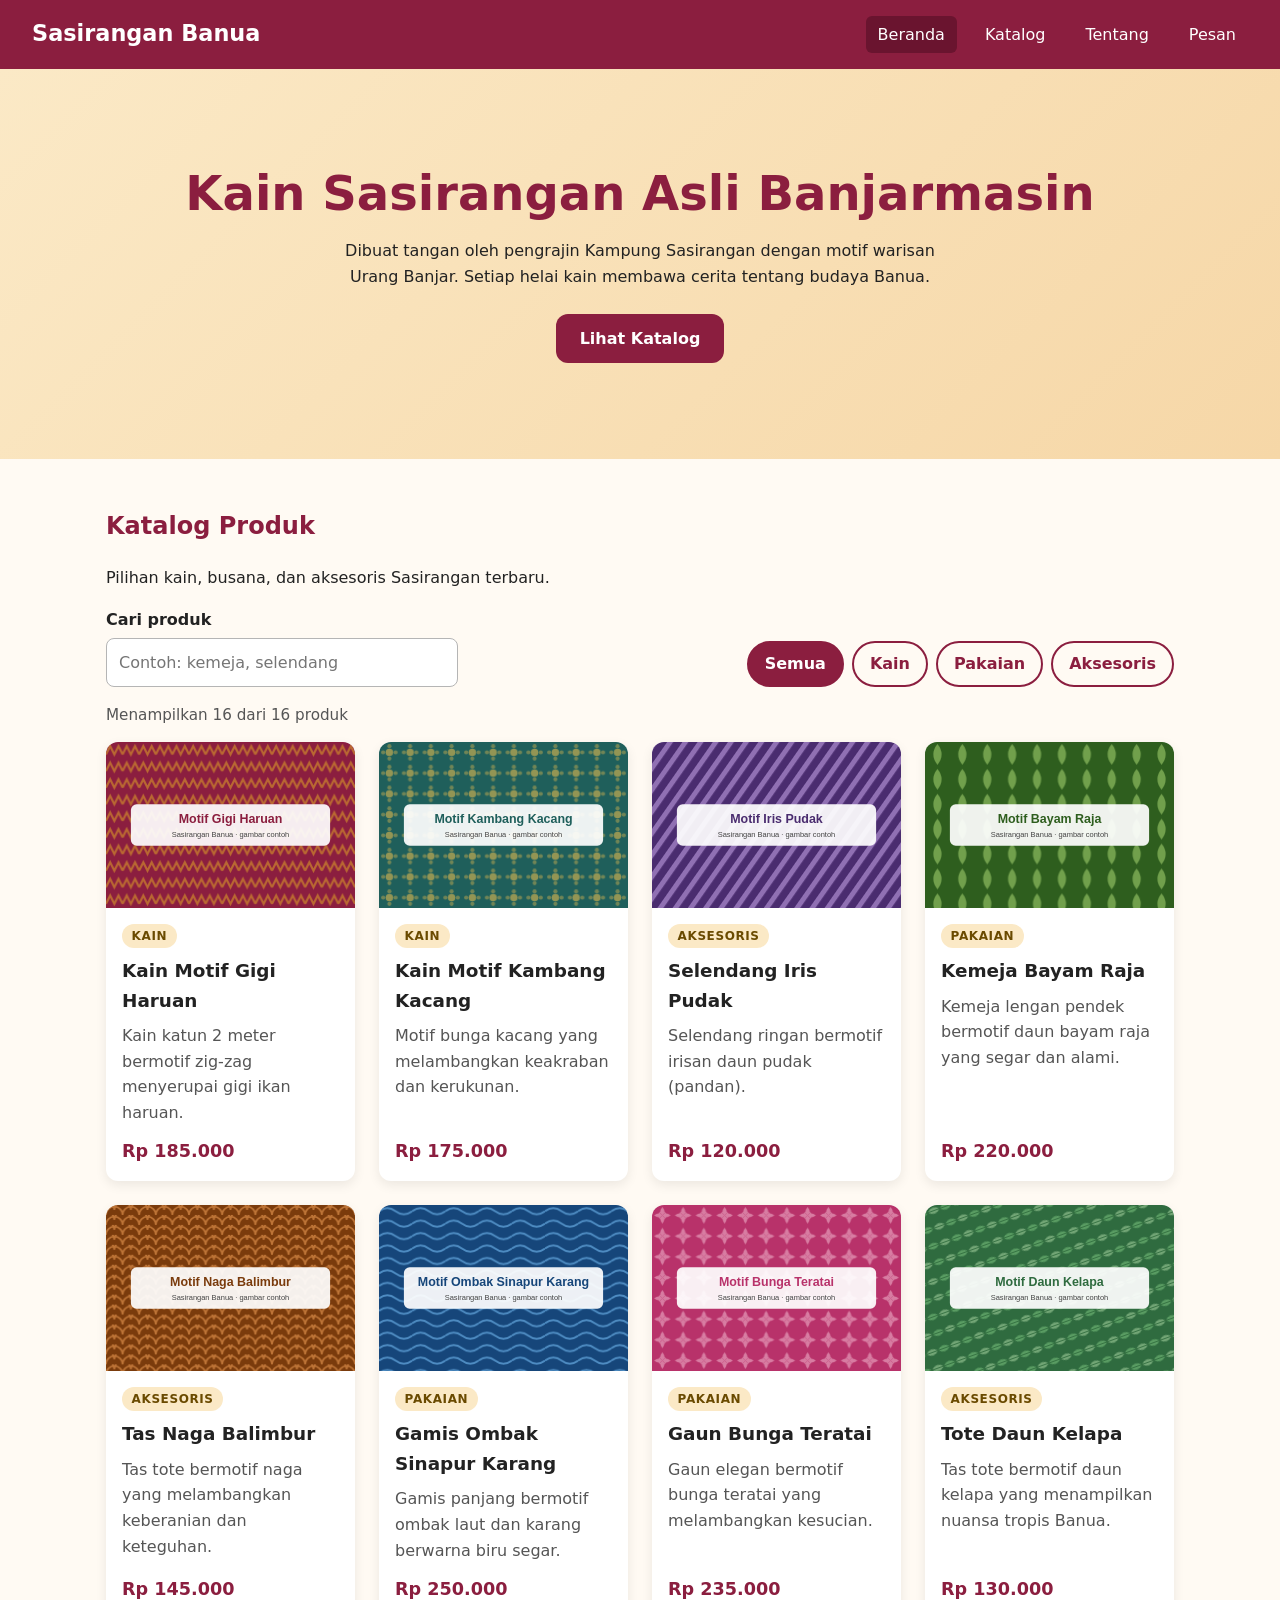
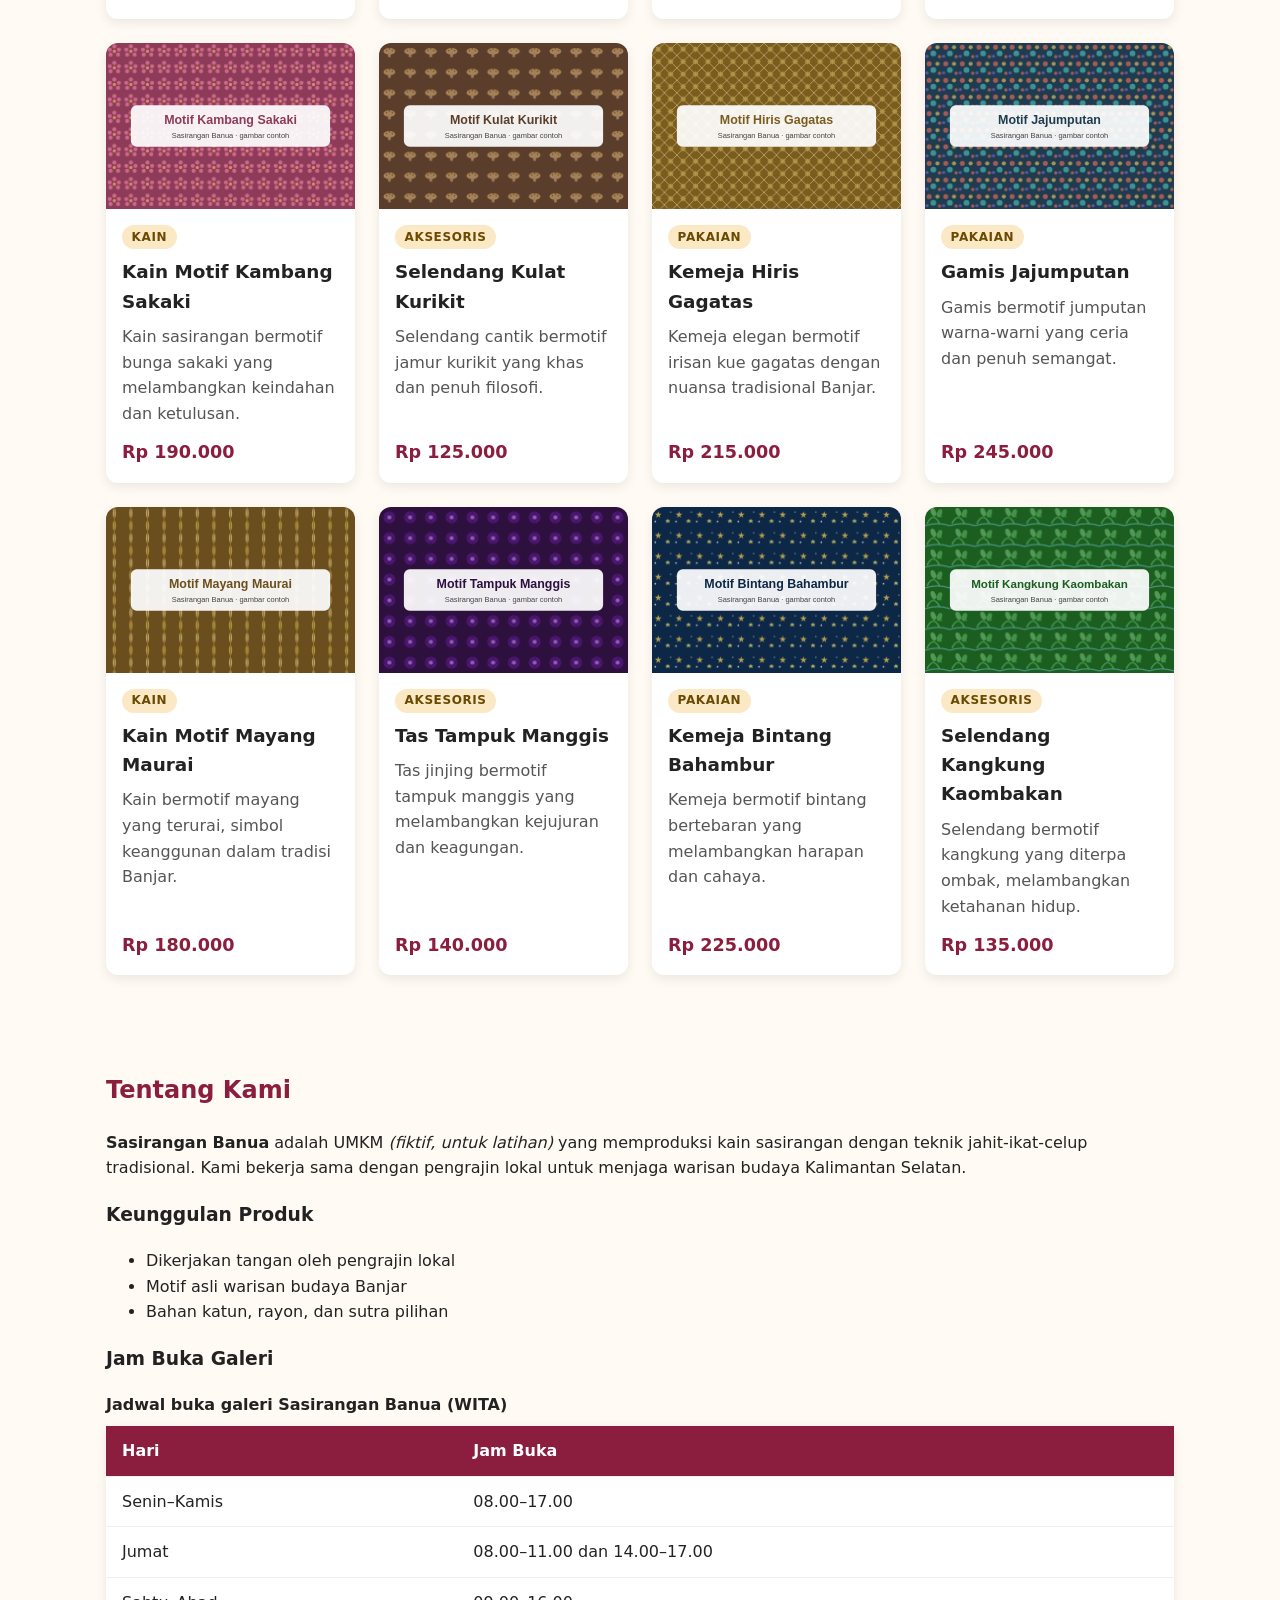
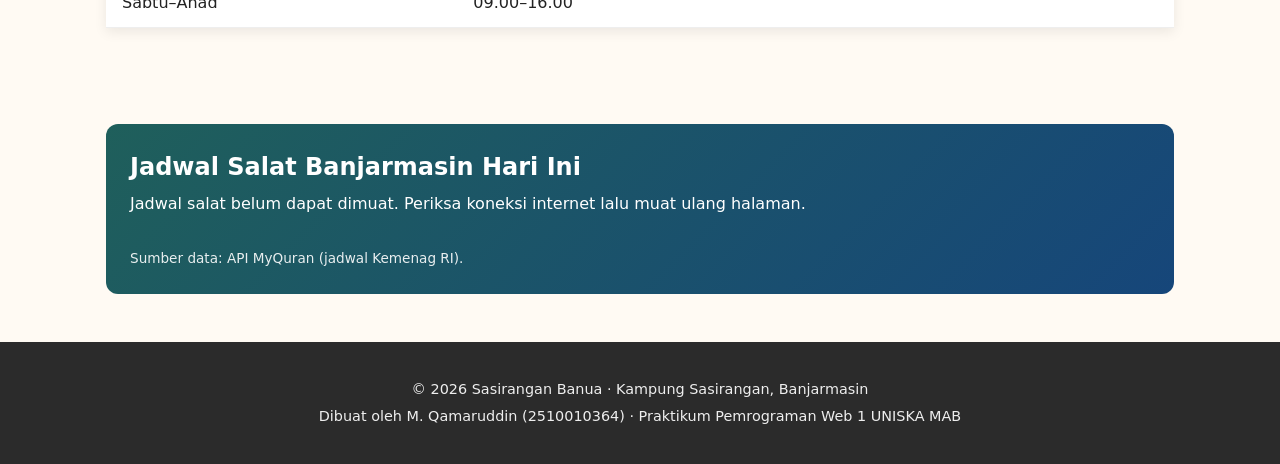
<file: index.html>
<!DOCTYPE html>
<html lang="id">

<head>
  <link rel="stylesheet" href="css/style.css">
  <link rel="shortcut icon" href="img/favicon.svg" type="image/x-icon">
  <script src="js/jadwal-salat.js" defer></script>

  <meta charset="UTF-8">
  <meta name="viewport" content="width=device-width, initial-scale=1.0">
  <meta name="description" content="Katalog kain dan busana Sasirangan khas Banjarmasin karya pengrajin lokal.">
  <title>Sasirangan Banua | Kain Khas Banjar</title>
</head>

<body>
  <!-- ========== HEADER & NAVIGASI ========== -->
  <header class="header-situs">
    <p class="logo"><a href="index.html">Sasirangan Banua</a></p>
    <nav aria-label="Navigasi utama">
      <ul class="menu">
        <li><a href="index.html" aria-current="page">Beranda</a></li>
        <li><a href="#katalog">Katalog</a></li>
        <li><a href="#tentang">Tentang</a></li>
        <li><a href="kontak.html">Pesan</a></li>
      </ul>
    </nav>
  </header>

  <main>
    <!-- ========== HERO ========== -->
    <section class="hero" id="beranda">
      <h1>Kain Sasirangan Asli Banjarmasin</h1>
      <p>Dibuat tangan oleh pengrajin Kampung Sasirangan dengan motif warisan Urang Banjar.
        Setiap helai kain membawa cerita tentang budaya Banua.</p>
      <a class="tombol" href="#katalog">Lihat Katalog</a>
    </section>

    <!-- ========== KATALOG ========== -->
    <section class="bagian" id="katalog">
      <h2>Katalog Produk</h2>
      <p>Pilihan kain, busana, dan aksesoris Sasirangan terbaru.</p>

      <div class="kontrol-katalog">
        <div class="kolom">
          <label for="cari">Cari produk</label>
          <input type="search" id="cari" placeholder="Contoh: kemeja, selendang">
        </div>
        <div class="filter" role="group" aria-label="Filter kategori">
          <button type="button" class="tombol-filter aktif" data-kategori="semua" aria-pressed="true">Semua</button>
          <button type="button" class="tombol-filter" data-kategori="kain" aria-pressed="false">Kain</button>
          <button type="button" class="tombol-filter" data-kategori="pakaian" aria-pressed="false">Pakaian</button>
          <button type="button" class="tombol-filter" data-kategori="aksesoris" aria-pressed="false">Aksesoris</button>
        </div>
      </div>
      <p id="info-jumlah" class="info-jumlah" aria-live="polite"></p>
      <div id="daftar-katalog" class="katalog-grid"></div>
      <noscript>
        <p>Aktifkan JavaScript untuk melihat katalog produk.</p>
      </noscript>
    </section>

    <!-- ========== TENTANG ========== -->
    <section class="bagian" id="tentang">
      <h2>Tentang Kami</h2>
      <p><strong>Sasirangan Banua</strong> adalah UMKM <em>(fiktif, untuk latihan)</em> yang
        memproduksi kain sasirangan dengan teknik jahit-ikat-celup tradisional. Kami bekerja sama
        dengan pengrajin lokal untuk menjaga warisan budaya Kalimantan Selatan.</p>

      <h3>Keunggulan Produk</h3>
      <ul>
        <li>Dikerjakan tangan oleh pengrajin lokal</li>
        <li>Motif asli warisan budaya Banjar</li>
        <li>Bahan katun, rayon, dan sutra pilihan</li>
      </ul>

      <h3>Jam Buka Galeri</h3>
      <table>
        <caption>Jadwal buka galeri Sasirangan Banua (WITA)</caption>
        <thead>
          <tr>
            <th scope="col">Hari</th>
            <th scope="col">Jam Buka</th>
          </tr>
        </thead>
        <tbody>
          <tr>
            <td>Senin–Kamis</td>
            <td>08.00–17.00</td>
          </tr>
          <tr>
            <td>Jumat</td>
            <td>08.00–11.00 dan 14.00–17.00</td>
          </tr>
          <tr>
            <td>Sabtu–Ahad</td>
            <td>09.00–16.00</td>
          </tr>
        </tbody>
      </table>
    </section>

    <!-- ========== JADWAL SALAT (data dari API) ========== -->
    <section class="bagian" id="jadwal">
      <div class="jadwal-salat" id="jadwal-salat">
        <h2>Jadwal Salat Banjarmasin Hari Ini</h2>
        <p class="status" aria-live="polite">Memuat jadwal salat...</p>
        <ul class="daftar-waktu" hidden></ul>
        <p class="sumber">Sumber data: API MyQuran (jadwal Kemenag RI).</p>
      </div>
    </section>
  </main>

  <!-- ========== FOOTER ========== -->
  <footer class="footer-situs">
    <p>&copy; 2026 Sasirangan Banua &middot; Kampung Sasirangan, Banjarmasin</p>
    <p>Dibuat oleh M. Qamaruddin (2510010364) &middot; Praktikum Pemrograman Web 1 UNISKA MAB</p>
  </footer>

</body>
<script src="js/katalog.js"></script>

</html>
</file>
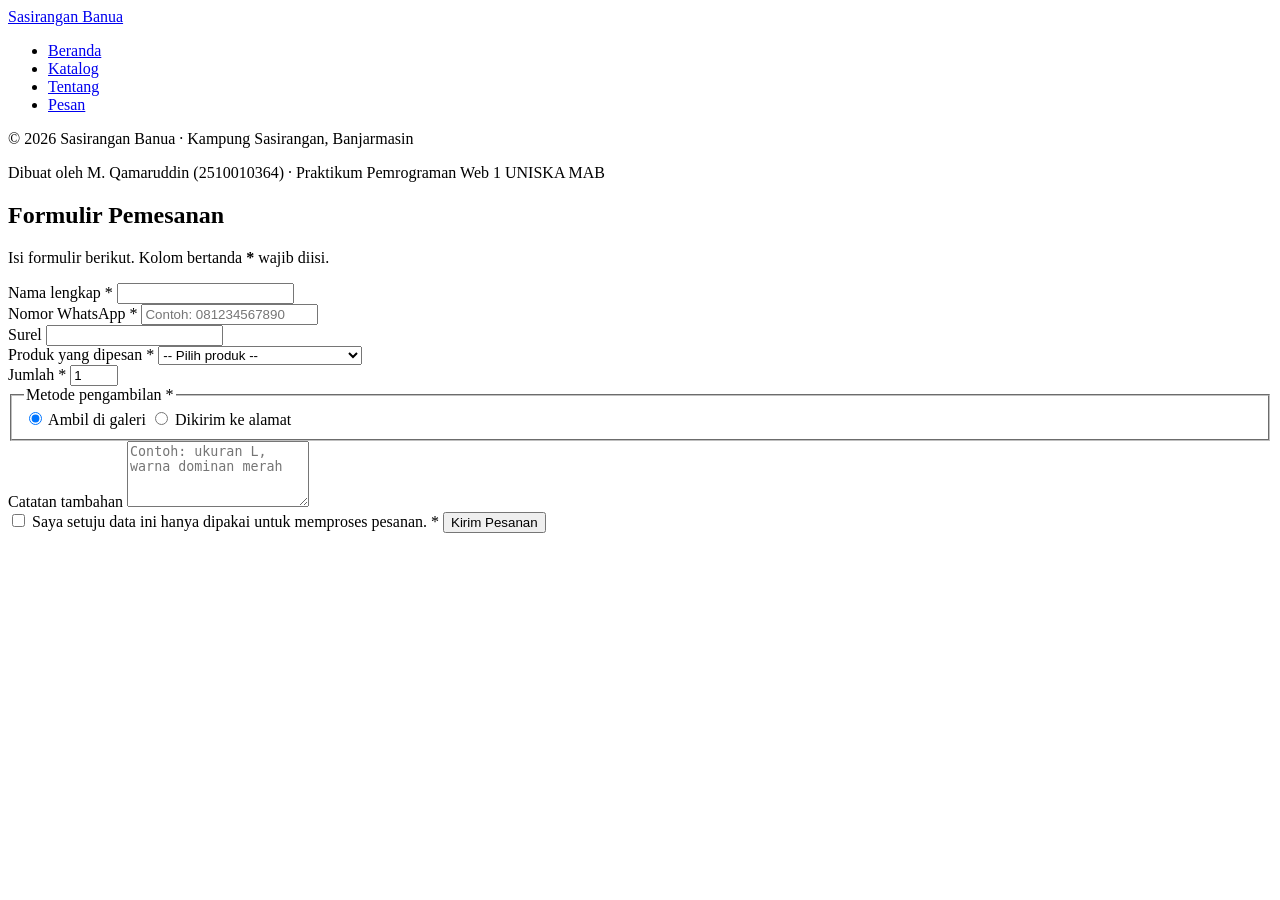
<file: konrak.html>
<head>
    <meta charset="UTF-8">
    <meta name="viewport" content="width=device-width, initial-scale=1.0">
    <meta name="description" content="Katalog kain dan busana Sasirangan khas Banjarmasin karya pengrajin lokal.">
    <title>Sasirangan Banua | Kain Khas Banjar</title>
</head>
<body>
<!-- ========== HEADER & NAVIGASI ========== --> 
<header class="header-situs"> 
  <p class="logo"><a href="index.html">Sasirangan Banua</a></p> 
  <nav aria-label="Navigasi utama"> 
    <ul class="menu"> 
      <li><a href="index.html" aria-current="page">Beranda</a></li> 
      <li><a href="#katalog">Katalog</a></li> 
      <li><a href="#tentang">Tentang</a></li> 
      <li><a href="kontak.html">Pesan</a></li> 
    </ul> 
  </nav> 
</header> 
 <!-- ========== FOOTER ========== --> 
  <footer class="footer-situs"> 
    <p>&copy; 2026 Sasirangan Banua &middot; Kampung Sasirangan, Banjarmasin</p> 
    <p>Dibuat oleh M. Qamaruddin (2510010364) &middot; Praktikum Pemrograman Web 1 UNISKA MAB</p> 
  </footer> 
</body> 
</html>
<main>
    <section class="bagian" id="pesan">
        <h1>Formulir Pemesanan</h1>
        <p>Isi formulir berikut. Kolom bertanda <strong>*</strong> wajib diisi.</p>

        <form id="form-pesan" class="form-pesan" action="#" method="get">
            <div class="kolom">
                <label for="nama">Nama lengkap *</label>
                <input type="text" id="nama" name="nama" required minlength="3" autocomplete="name">
            </div>

            <div class="kolom">
                <label for="wa">Nomor WhatsApp *</label>
                <input type="tel" id="wa" name="wa" required pattern="08[0-9]{8,11}" placeholder="Contoh: 081234567890" autocomplete="tel">
            </div>

            <div class="kolom">
                <label for="email">Surel</label>
                <input type="email" id="email" name="email" autocomplete="email">
            </div>

            <div class="kolom">
                <label for="produk">Produk yang dipesan *</label>
                <select id="produk" name="produk" required>
                    <option value="">-- Pilih produk --</option>
                    <option>Kain Motif Gigi Haruan</option>
                    <option>Kain Motif Kambang Kacang</option>
                    <option>Selendang Iris Pudak</option>
                    <option>Kemeja Bayam Raja</option>
                    <option>Tas Naga Balimbur</option>
                    <option>Gamis Ombak Sinapur Karang</option>
                </select>
            </div>

            <div class="kolom">
                <label for="jumlah">Jumlah *</label>
                <input type="number" id="jumlah" name="jumlah" min="1" max="50" value="1" required>
            </div>

            <fieldset>
                <legend>Metode pengambilan *</legend>
                <label><input type="radio" name="pengambilan" value="Ambil di galeri" checked> Ambil di galeri</label>
                <label><input type="radio" name="pengambilan" value="Dikirim ke alamat"> Dikirim ke alamat</label>
            </fieldset>

            <div class="kolom">
                <label for="catatan">Catatan tambahan</label>
                <textarea id="catatan" name="catatan" rows="4" maxlength="300" placeholder="Contoh: ukuran L, warna dominan merah"></textarea>
            </div>

            <label class="cek">
                <input type="checkbox" id="setuju" name="setuju" required>
                Saya setuju data ini hanya dipakai untuk memproses pesanan. *
            </label>

            <button type="submit" class="tombol">Kirim Pesanan</button>
        </form>
    </section>
</main>
</file>
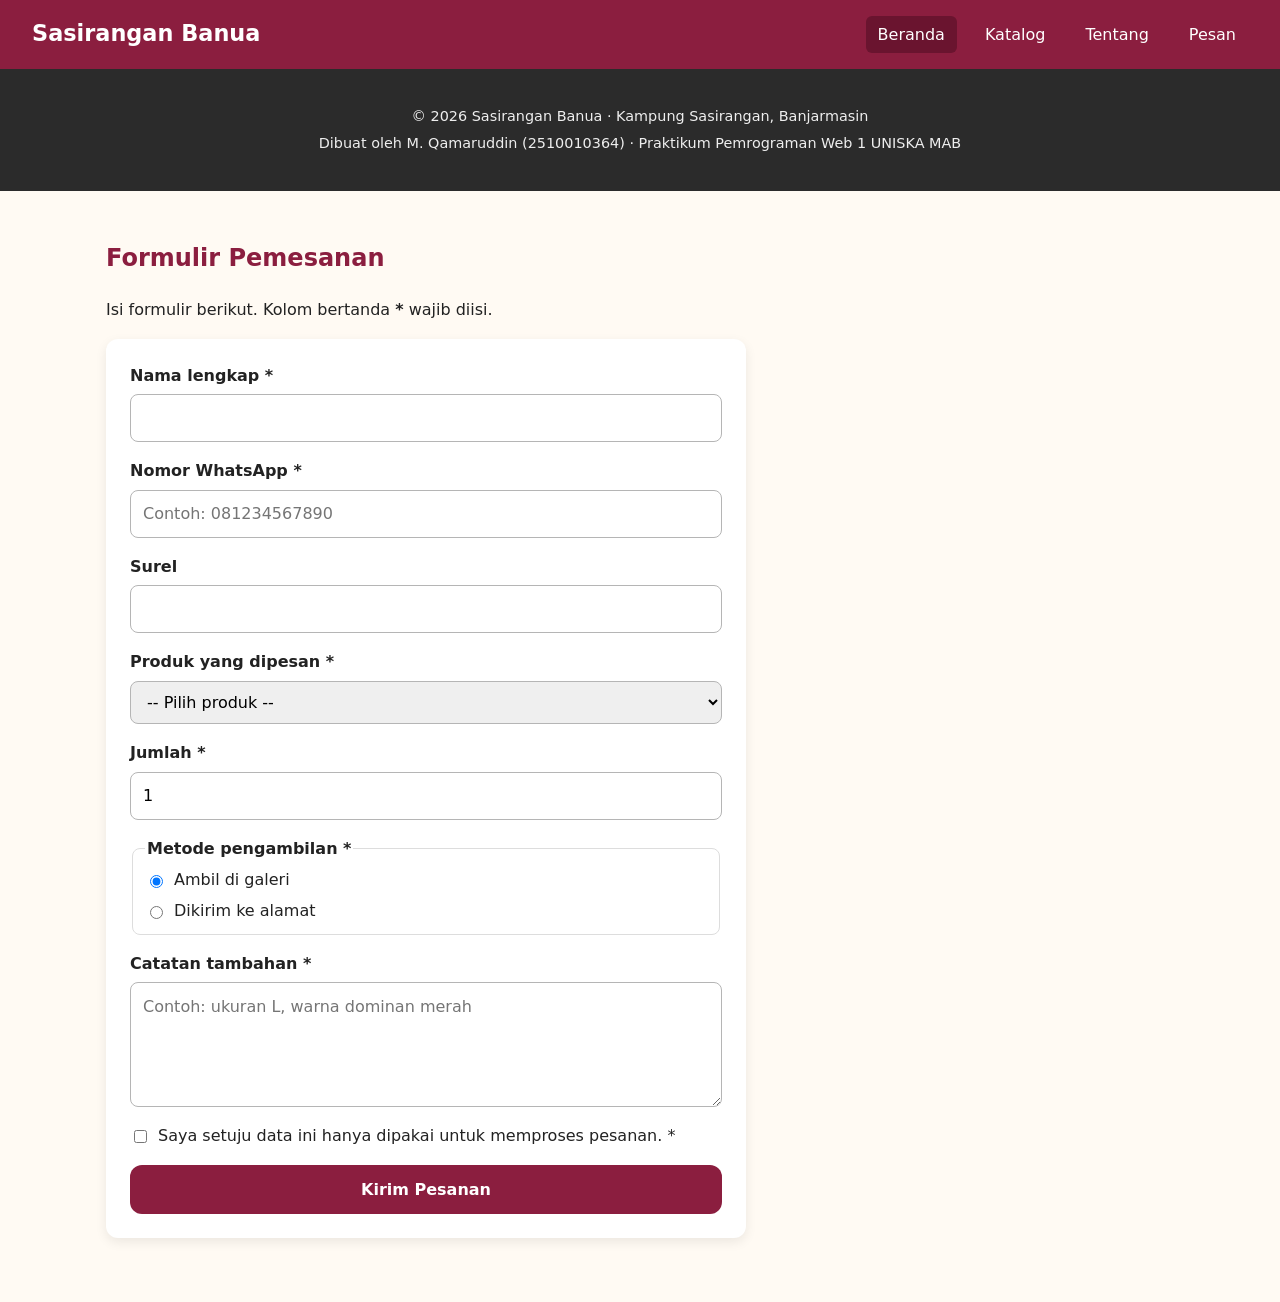
<file: kontak.html>
<head>
    <link rel="stylesheet" href="css/style.css">
    <meta charset="UTF-8">
    <meta name="viewport" content="width=device-width, initial-scale=1.0">
    <meta name="description" content="Katalog kain dan busana Sasirangan khas Banjarmasin karya pengrajin lokal.">
    <title>Sasirangan Banua | Kain Khas Banjar</title>
    <script src="js/form.js" defer></script>
</head>

<body>
    <!-- ========== HEADER & NAVIGASI ========== -->
    <header class="header-situs">
        <p class="logo"><a href="index.html">Sasirangan Banua</a></p>
        <nav aria-label="Navigasi utama">
            <ul class="menu">
                <li><a href="index.html" aria-current="page">Beranda</a></li>
                <li><a href="#katalog">Katalog</a></li>
                <li><a href="#tentang">Tentang</a></li>
                <li><a href="kontak.html">Pesan</a></li>
            </ul>
        </nav>
    </header>
    <!-- ========== FOOTER ========== -->
    <footer class="footer-situs">
        <p>&copy; 2026 Sasirangan Banua &middot; Kampung Sasirangan, Banjarmasin</p>
        <p>Dibuat oleh M. Qamaruddin (2510010364) &middot; Praktikum Pemrograman Web 1 UNISKA MAB</p>
    </footer>
</body>

</html>
<main>
    <section class="bagian" id="pesan">
        <h1>Formulir Pemesanan</h1>
        <p>Isi formulir berikut. Kolom bertanda <strong>*</strong> wajib diisi.</p>

        <form id="form-pesan" class="form-pesan" action="#" method="get" novalidate>

            <div class="kolom">
                <label for="nama">Nama lengkap *</label>
                <input type="text" id="nama" name="nama" required minlength="3" autocomplete="name"
                    aria-describedby="error-nama">
                <p class="pesan-error" id="error-nama"></p>
            </div>

            <div class="kolom">
                <label for="wa">Nomor WhatsApp *</label>
                <input type="tel" id="wa" name="wa" required pattern="08[0-9]{8,11}" placeholder="Contoh: 081234567890"
                    autocomplete="tel" aria-describedby="error-wa">
                <p class="pesan-error" id="error-wa"></p>
            </div>

            <div class="kolom">
                <label for="email">Surel</label>
                <input type="email" id="email" name="email" autocomplete="email" aria-describedby="error-email">
                <p class="pesan-error" id="error-email"></p>
            </div>

            <div class="kolom">
                <label for="produk">Produk yang dipesan *</label>
                <select id="produk" name="produk" required aria-describedby="error-produk">
                    <option value="">-- Pilih produk --</option>
                    <option>Kain Motif Gigi Haruan</option>
                    <option>Kain Motif Kambang Kacang</option>
                    <option>Selendang Iris Pudak</option>
                    <option>Kemeja Bayam Raja</option>
                    <option>Tas Naga Balimbur</option>
                    <option>Gamis Ombak Sinapur Karang</option>
                </select>
                <p class="pesan-error" id="error-produk"></p>
            </div>

            <div class="kolom">
                <label for="jumlah">Jumlah *</label>
                <input type="number" id="jumlah" name="jumlah" min="1" max="50" value="1" required aria-describedby="error-jumlah">
                <p class="pesan-error" id="error-jumlah"></p>
            </div>

            <fieldset>
                <legend>Metode pengambilan *</legend>
                <label><input type="radio" name="pengambilan" value="Ambil di galeri" checked> Ambil di galeri</label>
                <label><input type="radio" name="pengambilan" value="Dikirim ke alamat"> Dikirim ke alamat</label>
            </fieldset>

            <div class="kolom">
                <label for="catatan">Catatan tambahan *</label>
                <textarea id="catatan" name="catatan" rows="4" maxlength="300" required
                    aria-describedby="error-catatan" placeholder="Contoh: ukuran L, warna dominan merah"></textarea>
                <p class="pesan-error" id="error-catatan"></p>
            </div>

            <div class="kolom">
                <label class="cek">
                    <input type="checkbox" id="setuju" name="setuju" required aria-describedby="error-setuju">
                    Saya setuju data ini hanya dipakai untuk memproses pesanan. *
                </label>
            </div>
            <p class="pesan-error" id="error-setuju"></p>
            <button type="submit" class="tombol">Kirim Pesanan</button>
        </form>
        <!-- Muncul setelah formulir valid -->
        <div id="hasil-pesan" class="hasil-pesan" hidden>
            <h2>Ringkasan Pesanan</h2>
            <pre id="ringkasan"></pre>
            <a id="tautan-wa" class="tombol" href="#" target="_blank" rel="noopener">Lanjutkan ke
                WhatsApp</a>
        </div>
    </section>
</main>
</file>
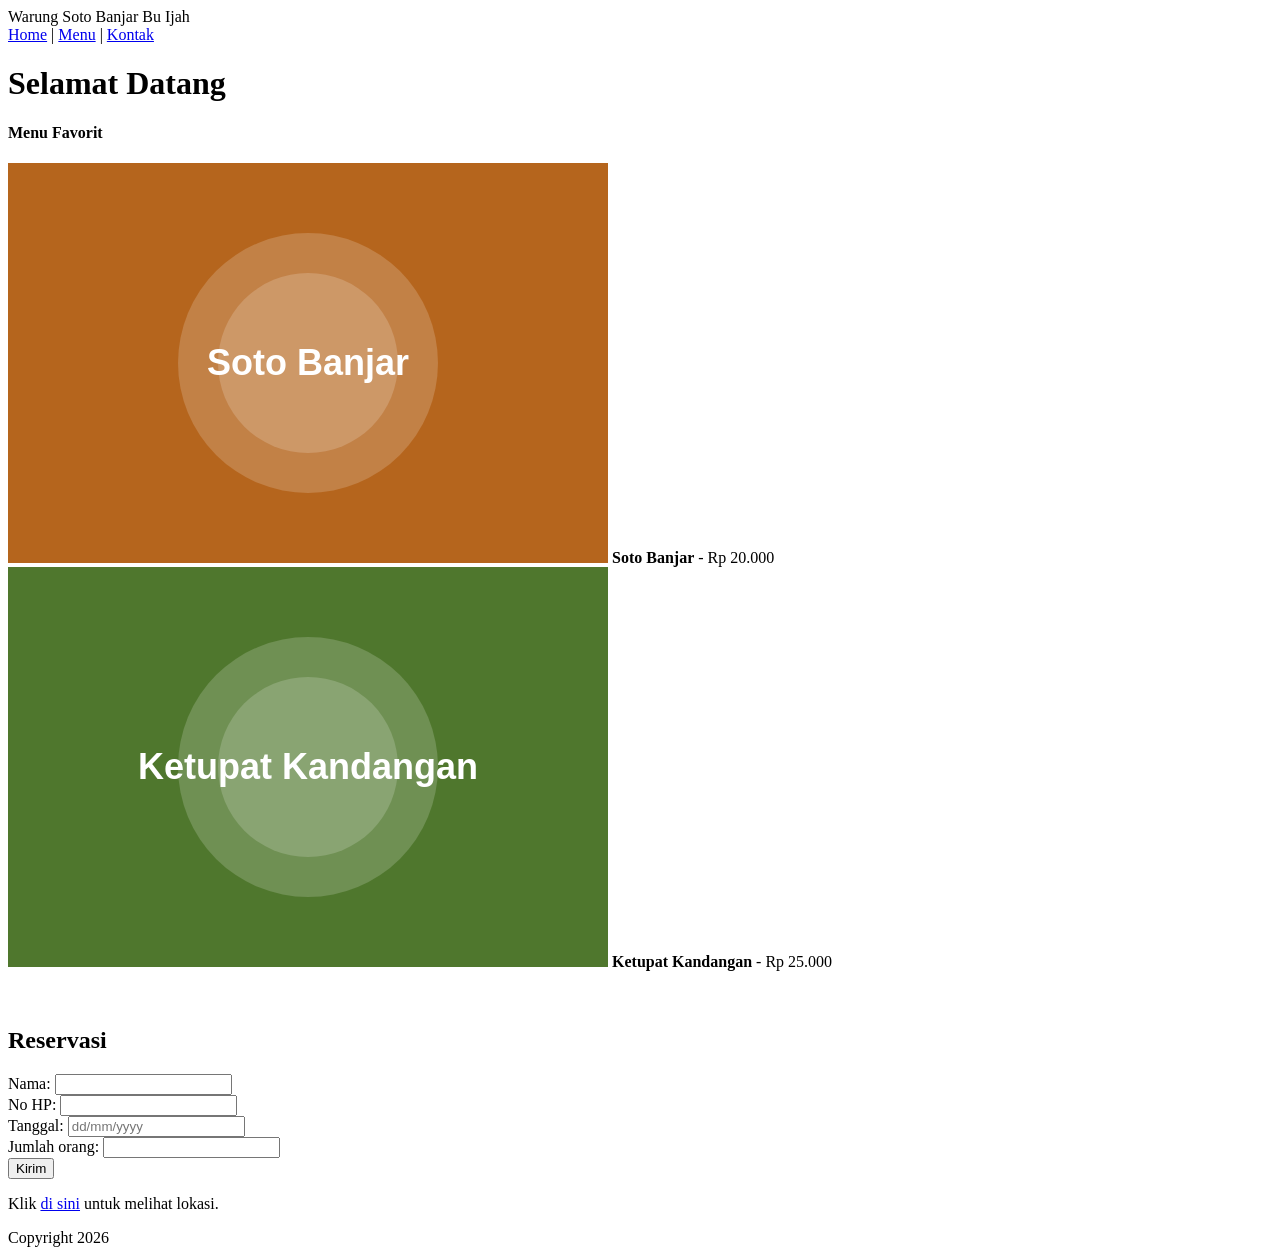
<file: bahan-mahasiswa/bedah-kode-ai/modul-1-warung-soto.html>
<html>
<head>
<title>Warung Soto</title>
</head>
<body>
<div class="header">
  <div class="judul">Warung Soto Banjar Bu Ijah</div>
  <div class="menu">
    <a href="#">Home</a> | <a href="#">Menu</a> | <a href="#">Kontak</a>
  </div>
</div>
<div class="konten">
  <h1>Selamat Datang</h1>
  <h4>Menu Favorit</h4>
  <img src="img/soto-banjar.svg">
  <b>Soto Banjar</b> - Rp 20.000<br>
  <img src="img/ketupat-kandangan.svg">
  <b>Ketupat Kandangan</b> - Rp 25.000<br>
  <br><br>
  <h2>Reservasi</h2>
  <form>
    Nama: <input type="text"><br>
    No HP: <input type="text"><br>
    Tanggal: <input type="text" placeholder="dd/mm/yyyy"><br>
    Jumlah orang: <input type="text"><br>
    <input type="submit" value="Kirim">
  </form>
  <p>Klik <a href="https://maps.google.com">di sini</a> untuk melihat lokasi.</p>
</div>
<div class="footer">Copyright 2026</div>
</body>
</html>
</file>
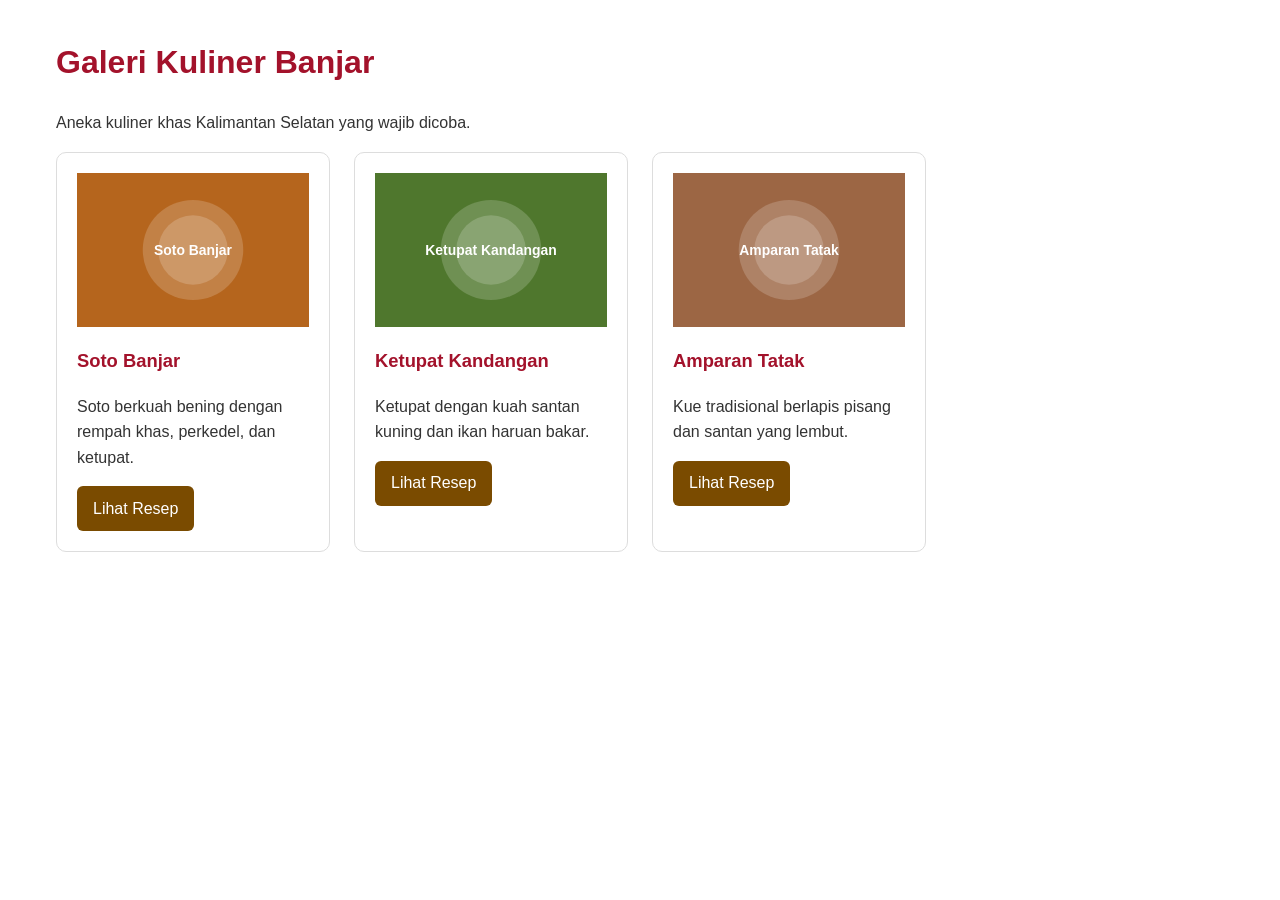
<file: bahan-mahasiswa/bedah-kode-ai/modul-2-galeri.html>
<!DOCTYPE html>
<html lang="id">
<head>
  <meta charset="UTF-8">
  <meta name="viewport" content="width=device-width, initial-scale=1.0">
  <title>Galeri Kuliner Banjar</title>
  <link rel="stylesheet" href="modul-2-galeri.css">
</head>
<body>
  <main class="container">
    <h1 id="judul-utama">Galeri Kuliner Banjar</h1>
    <p>Aneka kuliner khas Kalimantan Selatan yang wajib dicoba.</p>

    <div class="galeri">
      <article class="kartu">
        <img src="img/soto-banjar.svg" alt="Semangkuk soto banjar">
        <h3>Soto Banjar</h3>
        <p>Soto berkuah bening dengan rempah khas, perkedel, dan ketupat.</p>
        <a href="#" class="tombol">Lihat Resep</a>
      </article>

      <article class="kartu">
        <img src="img/ketupat-kandangan.svg" alt="Ketupat kandangan dengan kuah santan">
        <h3>Ketupat Kandangan</h3>
        <p>Ketupat dengan kuah santan kuning dan ikan haruan bakar.</p>
        <a href="#" class="tombol">Lihat Resep</a>
      </article>

      <article class="kartu">
        <img src="img/amparan-tatak.svg" alt="Potongan kue amparan tatak">
        <h3>Amparan Tatak</h3>
        <p>Kue tradisional berlapis pisang dan santan yang lembut.</p>
        <a href="#" class="tombol">Lihat Resep</a>
      </article>
    </div>
  </main>
</body>
</html>
</file>
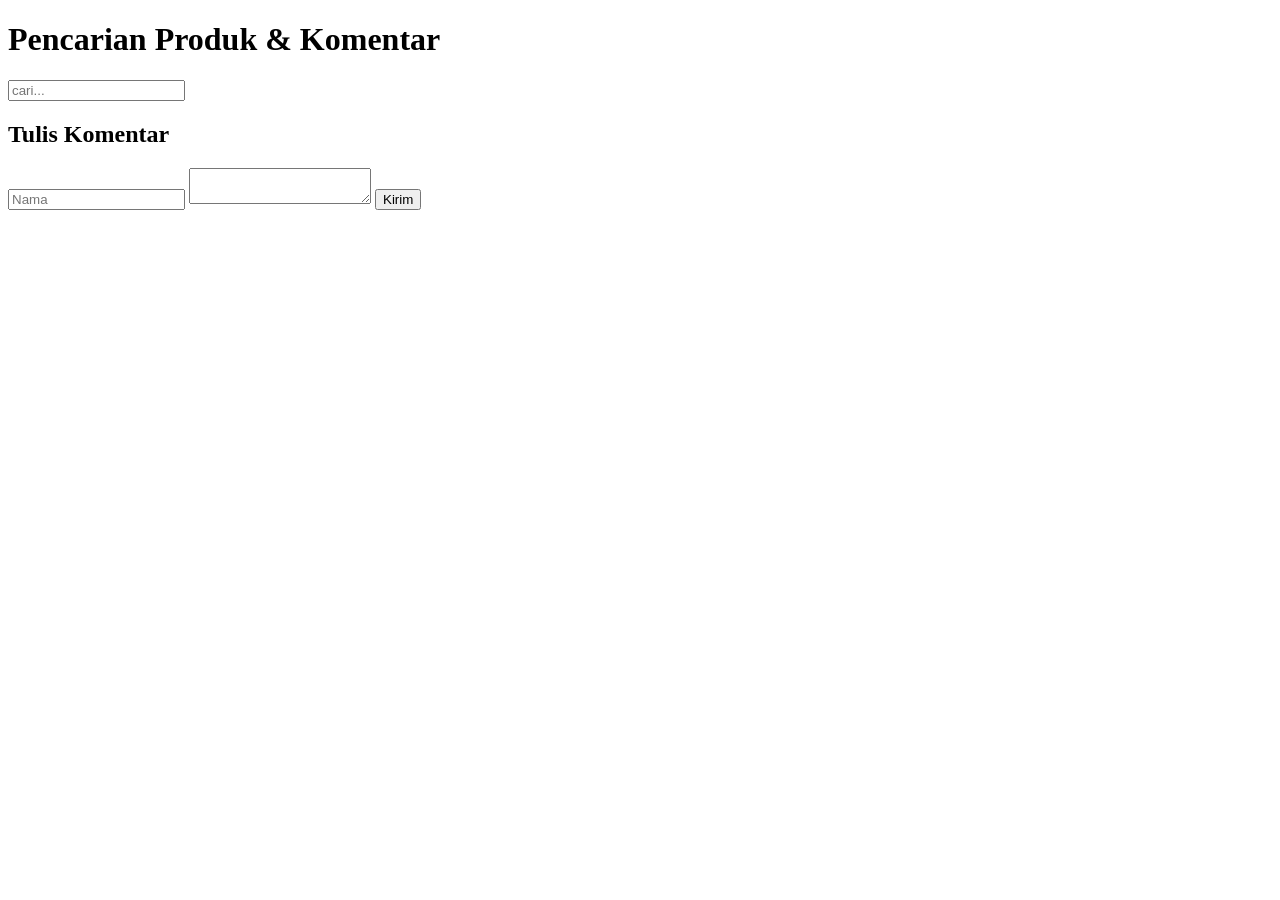
<file: bahan-mahasiswa/bedah-kode-ai/modul-3-komentar.html>
<!DOCTYPE html>
<html lang="id">
<head>
  <meta charset="UTF-8">
  <meta name="viewport" content="width=device-width, initial-scale=1.0">
  <title>Bedah Kode AI - Modul 3</title>
</head>
<body>
  <h1>Pencarian Produk &amp; Komentar</h1>

  <input id="cari" placeholder="cari...">
  <div id="hasil"></div>

  <h2>Tulis Komentar</h2>
  <input id="nama" placeholder="Nama">
  <textarea id="komentar"></textarea>
  <button onclick="kirim()">Kirim</button>
  <div id="daftar-komentar"></div>

  <script>
    var produk = ["Kain Gigi Haruan", "Selendang Iris Pudak", "Kemeja Bayam Raja"];

    document.getElementById("cari").onkeyup = function () {
      var kata = document.getElementById("cari").value;
      var hasil = "";
      for (var i = 0; i <= produk.length; i++) {
        if (produk[i].indexOf(kata) != -1) {
          hasil += "<p>" + produk[i] + "</p>";
        }
      }
      document.getElementById("hasil").innerHTML = hasil;
    };

    function kirim() {
      var nama = document.getElementById("nama").value;
      var komentar = document.getElementById("komentar").value;
      if (nama == "" || komentar == "") {
        alert("isi dulu!");
      }
      document.getElementById("daftar-komentar").innerHTML +=
        "<p><b>" + nama + "</b>: " + komentar + "</p>";
    }
  </script>
</body>
</html>
</file>
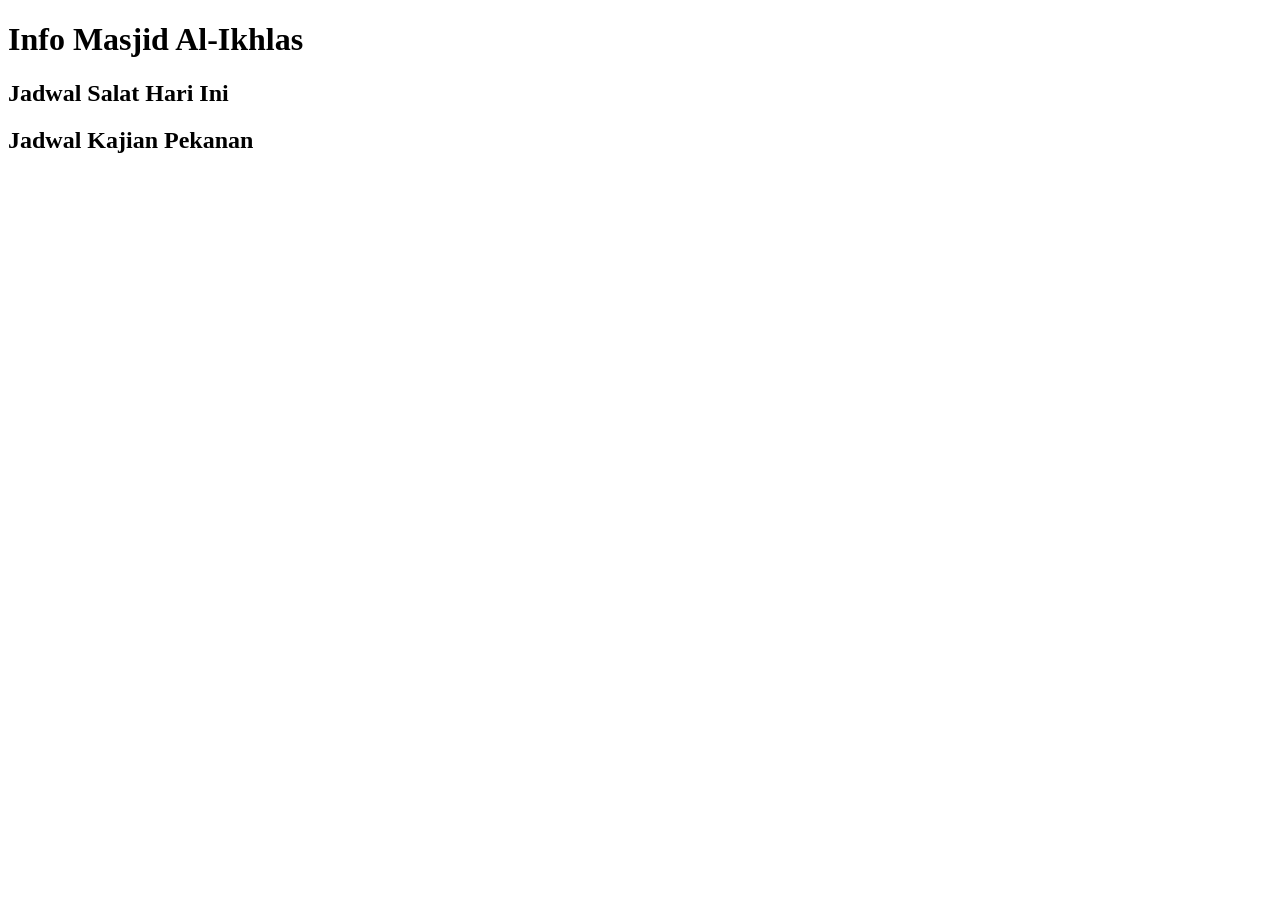
<file: bahan-mahasiswa/bedah-kode-ai/modul-4-masjid.html>
<!DOCTYPE html>
<html lang="id">
<head>
  <meta charset="UTF-8">
  <meta name="viewport" content="width=device-width, initial-scale=1.0">
  <title>Bedah Kode AI - Modul 4</title>
  <script src="modul-4-masjid.js" defer></script>
</head>
<body>
  <h1>Info Masjid Al-Ikhlas</h1>

  <h2>Jadwal Salat Hari Ini</h2>
  <div id="jadwal"></div>

  <h2>Jadwal Kajian Pekanan</h2>
  <ul id="daftar-kajian"></ul>
</body>
</html>
</file>
<file: css/style.css>
/* ========================================================= 
    Sasirangan Banua — style.css 
    Pendekatan: mobile-first (gaya dasar untuk HP, lalu 
    disesuaikan untuk layar lebar dengan media query) 
    ========================================================= */ 
  
 /* ---------- 1. Variabel (custom properties) ---------- */ 
 :root { 
   --warna-utama: #8b1e3f;        /* merah marun sasirangan */ 
   --warna-utama-gelap: #6a142f; 
   --warna-aksen: #e0a526;        /* kuning kunyit */ 
   --warna-krem: #fbe9c6; 
   --warna-teks: #222222; 
   --warna-teks-lembut: #555555; 
   --warna-latar: #fffaf3; 
   --warna-kartu: #ffffff; 
   --radius: 12px; 
   --bayangan: 0 4px 12px rgba(0, 0, 0, 0.08); 
   --lebar-maks: 1100px; 
 } 
  
 /* ---------- 2. Reset ringan & dasar ---------- */ 
 *, 
 *::before, 
 *::after { 
   box-sizing: border-box; 
 } 
  
 html { 
   scroll-behavior: smooth; 
   scroll-padding-top: 7rem;      /* agar judul tidak tertutup header sticky */ 
 } 
  
 body { 
   margin: 0; 
   font-family: "Segoe UI", system-ui, -apple-system, Roboto, Arial, sans-serif; 
   font-size: 1rem; 
   line-height: 1.6; 
   color: var(--warna-teks); 
   background-color: var(--warna-latar); 
 } 
  
 img { 
   display: block; 
   max-width: 100%; 
   height: auto; } 
  
 a { 
   color: var(--warna-utama); 
 } 
  
 /* Penanda fokus untuk pengguna keyboard — JANGAN dihapus */ 
 a:focus-visible, 
 button:focus-visible, 
 input:focus-visible, 
 select:focus-visible, 
 textarea:focus-visible { 
   outline: 3px solid var(--warna-utama-gelap); 
   outline-offset: 2px; 
 }

 /* ---------- 3. Header & navigasi (Flexbox) ---------- */ 
.header-situs { 
  position: sticky; 
  top: 0; 
  z-index: 10; 
  display: flex; 
  flex-direction: column;      /* HP: logo di atas menu */ 
  align-items: center; 
  gap: 0.5rem; 
  padding: 1rem; 
  background-color: var(--warna-utama); 
  color: #ffffff; 
} 
 
.logo { 
  margin: 0; 
  font-size: 1.4rem; 
  font-weight: 700; 
} 
 
.logo a { 
  color: inherit; 
  text-decoration: none; 
} 
 
.menu { 
  display: flex; 
  flex-wrap: wrap; 
  justify-content: center; 
  gap: 0.25rem 1rem; 
  margin: 0; 
  padding: 0; 
  list-style: none; 
} 
 
.menu a { 
  display: block; 
  padding: 0.35rem 0.75rem; 
  border-radius: 6px; 
  color: #ffffff; 
  text-decoration: none; 
} 
 
.menu a:hover, 
.menu a[aria-current="page"] { 
  background-color: var(--warna-utama-gelap); 
} 
 
.header-situs a:focus-visible { 
  outline-color: #ffffff;        /* fokus putih agar terlihat di latar header yang gelap */ 
}

/* ---------- 4. Hero ---------- */ 
.hero { 
  padding: 4rem 1rem; 
  text-align: center; 
  background: linear-gradient(135deg, var(--warna-krem), #f6d7a7); 
} 
 
.hero h1 { 
  margin: 0 0 1rem; 
  font-size: clamp(1.8rem, 5vw, 3rem); 
  line-height: 1.2; 
  color: var(--warna-utama); 
} 
 
.hero p { 
  max-width: 40rem; 
  margin: 0 auto 1.5rem; 
} 
 
/* ---------- 5. Tombol ---------- */ 
.tombol { 
  display: inline-block; 
  padding: 0.75rem 1.5rem; 
  border: none; 
  border-radius: var(--radius); 
  background-color: var(--warna-utama); 
  color: #ffffff; 
  font: inherit; 
  font-weight: 600; 
  text-decoration: none; 
  cursor: pointer; 
  transition: background-color 0.2s ease, transform 0.2s ease; 
} 
 
.tombol:hover { 
  background-color: var(--warna-utama-gelap); 
  transform: translateY(-2px); 
}

/* --------- 6. Bagian (section) umum --------- */
.bagian {
    max-width: var(--lebar-maks);
    margin-inline: auto;
    padding: 3rem 1rem;
}

.bagian h1,
.bagian h2 {
    margin-top: 0;
    color: var(--warna-utama);
}

/* --------- 7. Katalog (CSS Grid) --------- */
.katalog-grid {
    display: grid;
    grid-template-columns: repeat(auto-fill, minmax(240px, 1fr));
    gap: 1.5rem;
}

.kartu {
    display: flex;
    flex-direction: column;
    overflow: hidden;
    border-radius: var(--radius);
    background-color: var(--warna-kartu);
    box-shadow: var(--bayangan);
    transition: transform 0.2s ease;
}

.kartu:hover {
    transform: translateY(-4px);
}

.kartu img {
    width: 100%;
    aspect-ratio: 3 / 2;
    object-fit: cover;
}

.kartu-isi {
    display: flex;
    flex-direction: column;
    flex-grow: 1;            /* isi kartu mengisi sisa tinggi */
    padding: 1rem;
}

.kartu h3 {
    margin: 0 0 0.5rem;
    font-size: 1.15rem;
}

.kartu p {
    margin: 0 0 0.75rem;
    color: var(--warna-teks-lembut);
}

.kartu .harga {
    margin-top: auto;        /* harga selalu di bagian bawah kartu */
    margin-bottom: 0;
    font-size: 1.1rem;
    font-weight: 700;
    color: var(--warna-utama);
}

/* ---------- 8. Tabel ---------- */ 
table { 
  width: 100%; 
  border-collapse: collapse; 
  background-color: var(--warna-kartu); 
  box-shadow: var(--bayangan); 
} 
 
caption { 
  margin-bottom: 0.5rem; 
  font-weight: 600; 
  text-align: left; 
} 
 
th, 
td { 
  padding: 0.75rem 1rem; 
  border-bottom: 1px solid #eeeeee; 
  text-align: left; 
} 
 
thead th { 
  background-color: var(--warna-utama); 
  color: #ffffff; 
}

/* ---------- 9. Formulir ---------- */ 
.form-pesan { 
  display: grid; 
  gap: 1rem; 
  max-width: 40rem; 
  padding: 1.5rem; 
  border-radius: var(--radius); 
  background-color: var(--warna-kartu); 
  box-shadow: var(--bayangan); 
}
.kolom { 
  display: flex; 
  flex-direction: column; 
  gap: 0.35rem; 
} 
 
label, 
legend { 
  font-weight: 600; 
} 
 
input, 
select, 
textarea { 
  width: 100%; 
  padding: 0.65rem 0.75rem; 
  border: 1px solid #b5b5b5; 
  border-radius: 8px; 
  font: inherit; 
} 
 
fieldset { 
  display: flex; 
  flex-direction: column; 
  gap: 0.35rem; 
  border: 1px solid #dddddd; 
  border-radius: 8px; 
} 
 
fieldset label, 
.cek { 
  display: flex; 
  align-items: center; 
  gap: 0.5rem; 
  font-weight: 400; 
} 
 
input[type="radio"], 
input[type="checkbox"] { 
  width: auto; 
}

/* ---------- 10. Footer ---------- */ 
.footer-situs { 
  padding: 2rem 1rem; 
  background-color: #2b2b2b; 
  color: #eeeeee; 
  font-size: 0.9rem; 
  text-align: center; 
} 
 
.footer-situs p { 
  margin: 0.25rem 0; 
} 

/* ---------- 11. Responsif: tablet & desktop ---------- */ 
@media (min-width: 768px) { 
  .header-situs { 
    flex-direction: row;          /* logo kiri, menu kanan */ 
    justify-content: space-between; 
    padding-inline: 2rem; 
  } 
 
  .hero { 
    padding: 6rem 2rem; 
  } 
} 
 
/* Hormati pengguna yang tidak ingin banyak animasi */ 
@media (prefers-reduced-motion: reduce) { 
  html { 
    scroll-behavior: auto; 
  } 
 
  * { 
    transition: none !important; 
  } 
}
/* ---------- 12. Komponen interaktif (Modul 3) ---------- */ 
.kontrol-katalog { 
  display: flex; 
  flex-direction: column; 
  gap: 1rem; 
  margin-bottom: 1rem; 
} 
 
.filter { 
  display: flex; 
  flex-wrap: wrap; 
  gap: 0.5rem; 
} 
 
.tombol-filter { 
  padding: 0.5rem 1rem; 
  border: 2px solid var(--warna-utama); 
  border-radius: 999px; 
  background-color: transparent; 
  color: var(--warna-utama); 
  font: inherit; 
  font-weight: 600; 
  cursor: pointer; 
} 
 
.tombol-filter:hover, 
.tombol-filter.aktif { 
  background-color: var(--warna-utama); 
  color: #ffffff; 
} 
 
.info-jumlah { 
  color: var(--warna-teks-lembut); 
  font-size: 0.95rem; 
} 
 
.label-kategori { 
  align-self: flex-start; 
  margin-bottom: 0.5rem; 
  padding: 0.15rem 0.6rem; 
  border-radius: 999px; 
  background-color: var(--warna-krem); 
  color: #6a4a00; 
  font-size: 0.75rem; 
  font-weight: 700; 
  letter-spacing: 0.05em; 
  text-transform: uppercase; 
} 
 
.pesan-error { 
  margin: 0; 
  color: #b00020; 
  font-size: 0.9rem; 
} 
 
.pesan-error:empty { 
  display: none;                 /* sembunyikan jika belum ada pesan */ 
} 
 
[aria-invalid="true"] { 
  border-color: #b00020; 
  background-color: #fff5f6; 
} 
 
.hasil-pesan { 
  max-width: 40rem; 
  margin-top: 2rem; 
  padding: 1.5rem; 
  border-left: 6px solid var(--warna-aksen); 
  border-radius: var(--radius); 
  background-color: var(--warna-kartu); 
  box-shadow: var(--bayangan); 
} 
 
.hasil-pesan h2 { 
  margin-top: 0; 
} 
 
.hasil-pesan pre { 
  white-space: pre-wrap; 
  font-family: inherit; 
} 
 
@media (min-width: 768px) { 
  .kontrol-katalog { 
    flex-direction: row; 
    align-items: flex-end; 
    justify-content: space-between; 
  } 
 
  .kontrol-katalog .kolom { 
    flex: 1; 
    max-width: 22rem; 
  } 
}

/* ---------- 13. Widget jadwal salat (Modul 4) ---------- */ 
.jadwal-salat { 
  padding: 1.5rem; 
  border-radius: var(--radius); 
  background: linear-gradient(135deg, #1f5f5b, #16467a); 
  color: #ffffff; 
} 
 
.jadwal-salat h2 { 
  margin: 0 0 0.25rem; 
  color: #ffffff; 
} 
 
.jadwal-salat .status { 
  margin: 0 0 1rem; 
} 
 
.daftar-waktu { 
  display: grid; 
  grid-template-columns: repeat(auto-fit, minmax(110px, 1fr)); 
  gap: 0.75rem; 
  margin: 0; 
  padding: 0; 
  list-style: none; 
} 
 
.daftar-waktu li { 
  display: flex; 
  flex-direction: column; 
  align-items: center; 
  padding: 0.75rem; 
  border-radius: 10px; 
  background-color: rgba(255, 255, 255, 0.15); 
} 
 
.daftar-waktu strong { 
  font-size: 1.4rem; 
} 
 
.jadwal-salat .sumber { 
  margin: 1rem 0 0; 
  font-size: 0.85rem; 
  opacity: 0.9; 
}
</file>
<file: bahan-mahasiswa/bedah-kode-ai/modul-2-galeri.css>
/* Versi perbaikan — Bedah Kode AI Modul 2 */
:root {
 --warna-judul: #a3122b;
/* merah gelap, kontras ±7,8:1 dengan putih */
 --warna-teks: #333333;
 /* kontras ±12,6:1 */
 --warna-tombol: #7a4b00;
 /* cokelat gelap; teks putih kontras ±7,4:1 */
 --warna-fokus: #1d4ed8;
 /* biru tua, kontras ±6,7:1 dengan putih */
}

*,
*::before,
*::after {
 box-sizing: border-box;
 /* lebar sudah termasuk padding & border */
}

body {
 margin: 0;
 font-family: Arial, Helvetica, sans-serif;
 /* selalu beri cadangan */
 font-size: 1rem;
 /* 16px, mudah dibaca */
 line-height: 1.6;
 color: var(--warna-teks);
}

.container {
 width: 100%;
 max-width: 1200px;
 /* tidak lebih lebar dari 1200px, tapi bisa menyusut */
 margin: 0 auto;
 padding: 1rem;
}

#judul-utama,
.kartu h3 {
 color: var(--warna-judul);
 /* tanpa !important */
}

.galeri {
 display: grid;
 grid-template-columns: repeat(auto-fill, minmax(260px, 1fr));
 gap: 1.5rem;
}

.kartu {
 padding: 1.25rem;
 border: 1px solid #dddddd;
 border-radius: 10px;
}

.kartu img {
 display: block;
 width: 100%;
 /* mengikuti lebar kartu */
 height: auto;
 aspect-ratio: 3 / 2;
 object-fit: cover;
 /* tidak gepeng */
}

.kartu h3 {
 font-size: 1.15rem;
}

.tombol {
 display: inline-block;
 padding: 0.6rem 1rem;
 border-radius: 6px;
 background-color: var(--warna-tombol);
 color: #ffffff;
 text-decoration: none;
}

/* Fokus keyboard tetap terlihat */
a:focus-visible {
 outline: 3px solid var(--warna-fokus);
 outline-offset: 2px;
}
</file>
